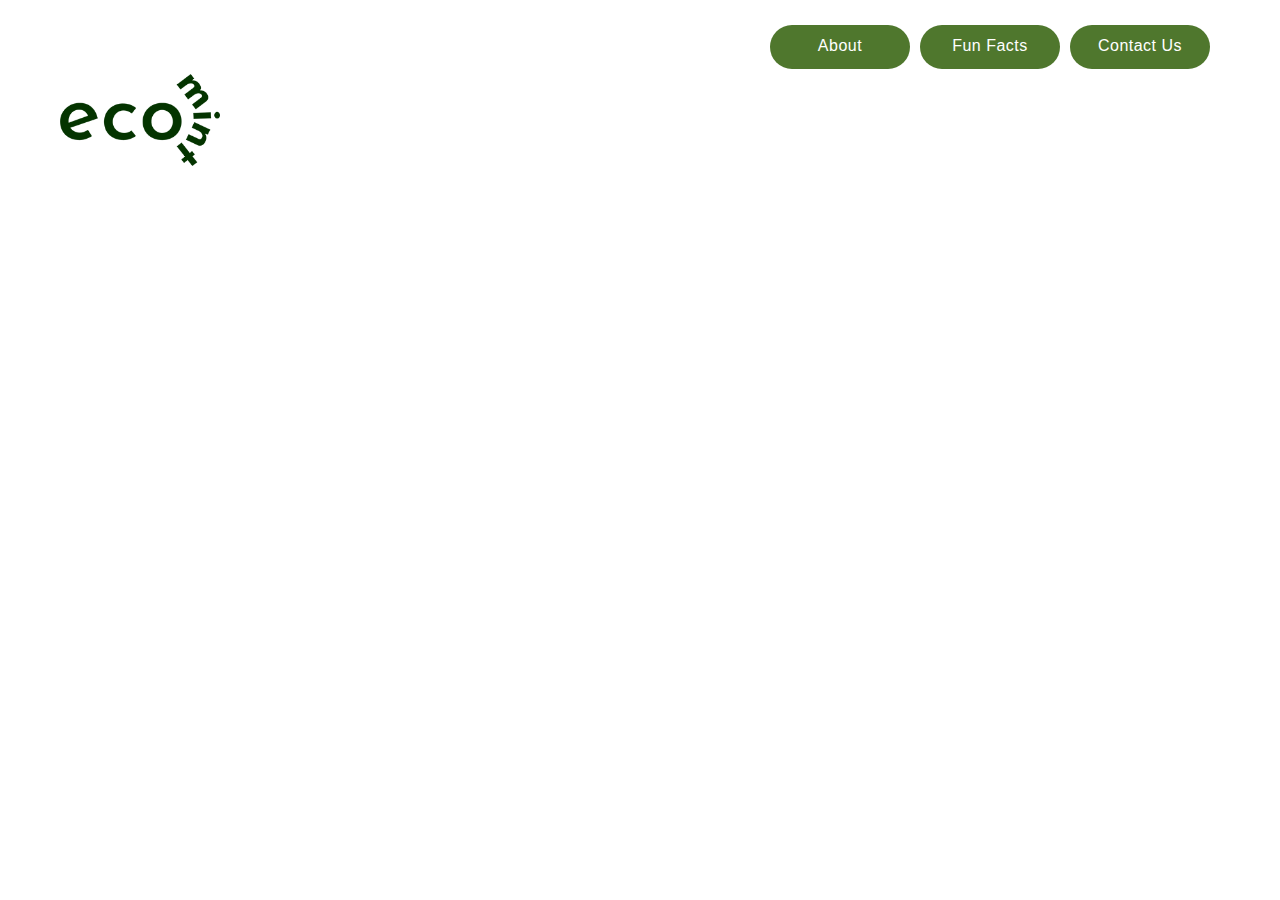
<file: about-page.html>
<!DOCTYPE html>
<html lang="en">
<head>
    <meta charset="UTF-8">
    <meta name="viewport" content="width=device-width, initial-scale=1.0">
    <title>About-Page</title>
    <link rel="stylesheet" href="./assets/css/style.css">
</head>
<body>
    <body>

    <main class="container">
        <nav class="navbar navbar-expand-lg bg-body-tertiary display-flex">
            <div class="container-fluid display-flex">
              <a class="navbar-brand" href="about-page.html">
                <p class="circle">
                    <img src="./assets/images/Ecomint-Logo.png" alt="IMG" class="logo"><img/>
                </p>
                
            </a>
        </div>
    </div>
 
              <div class="collapse navbar-collapse" id="navbarNavAltMarkup">
                <div class="navbar-nav">
                  <a class="nav-link" aria-current="page" href="about-page.html">About</a>
                  <a class="nav-link" href="#">Fun Facts</a>
                  <a class="nav-link" href="#Contact Us">Contact Us</a>
                </div>

          </nav>
        <section>

        </section>
        
    
        <footer></footer>
    </main>
</body>
</html>
</file>
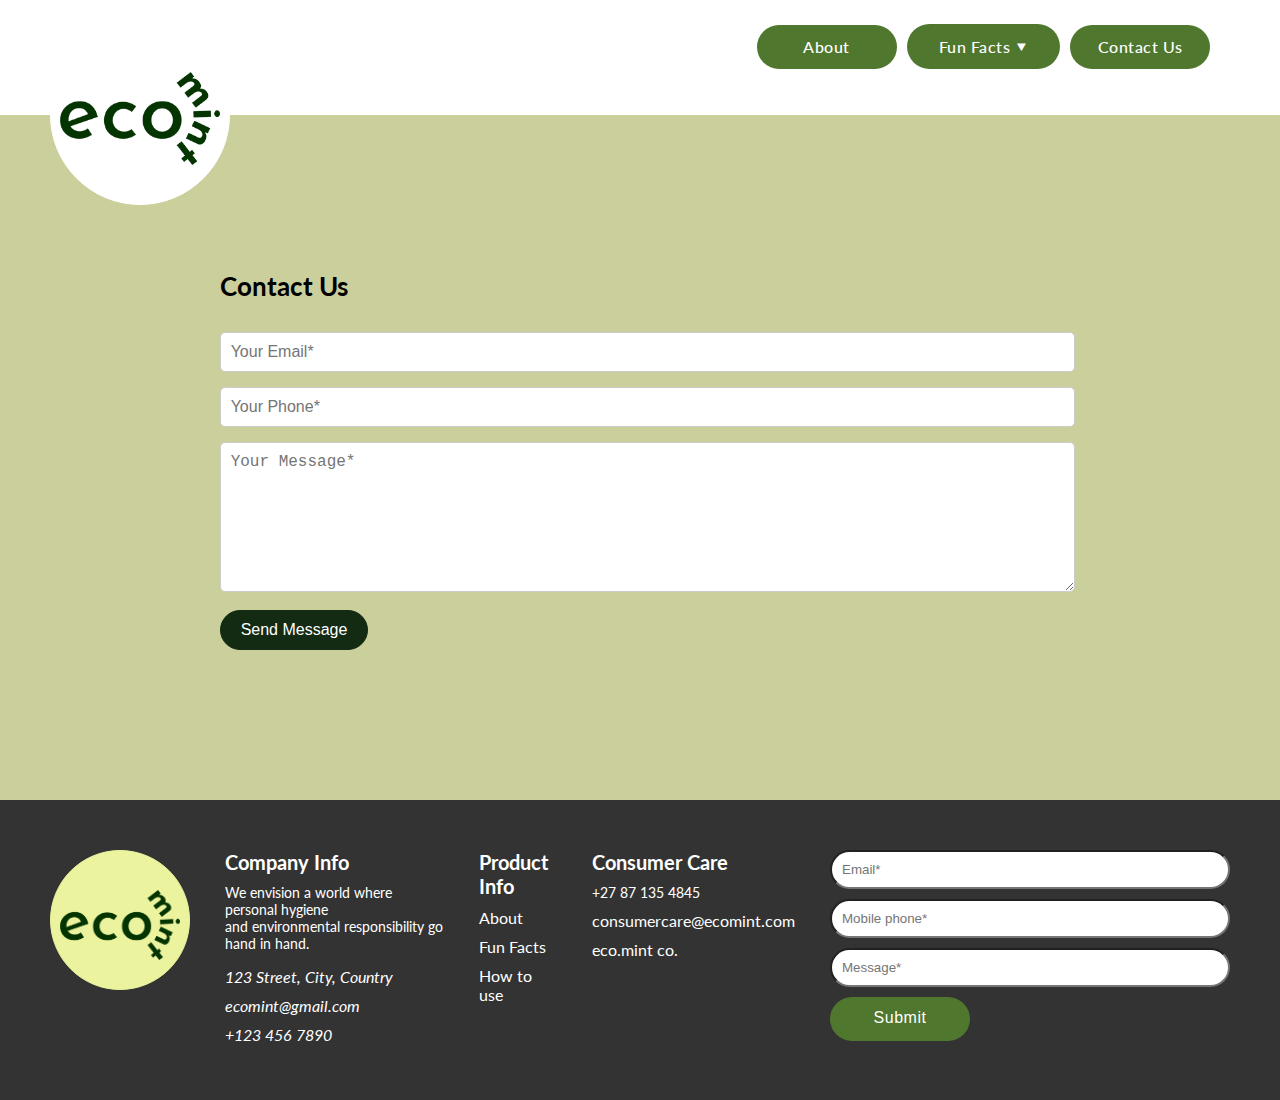
<file: contact-us.html>
<!DOCTYPE html>
<html lang="en">
<head>
    <meta charset="UTF-8">
    <meta name="viewport" content="width=device-width, initial-scale=1.0">
    <title>Contact</title>
    <link rel="stylesheet" href="./assets/css/style.css">
    <link rel="preconnect" href="https://fonts.googleapis.com">
<link rel="preconnect" href="https://fonts.gstatic.com" crossorigin>
<link href="https://fonts.googleapis.com/css2?family=Lato:ital,wght@0,100;0,300;0,400;0,700;0,900;1,100;1,300;1,400;1,700;1,900&display=swap" rel="stylesheet">
<link rel="preconnect" href="https://fonts.googleapis.com">
<link rel="preconnect" href="https://fonts.gstatic.com" crossorigin>
<link href="https://fonts.googleapis.com/css2?family=Josefin+Sans:ital,wght@0,100..700;1,100..700&display=swap" rel="stylesheet">
</head>
<body>
    <main class="container">
        <nav class="navbar navbar-expand-lg bg-body-tertiary display-flex">
            <div class="container-fluid display-flex">
                <p class="circle">
                    <a class="navbar-brand" href="index.html">
                        <img src="./assets/images/Ecomint-Logo.png" alt="IMG" class="logo"><img/>
                    </a> 
                </p>
    
                <input type="checkbox" id="menu-toggle" class="menu-toggle">
                    <label for="menu-toggle" class="menu-icon">
                      <span></span>
                      <span></span>
                      <span></span>
                  </label>
                    <ul class="dropdown-menu" aria-labelledby="navbarDropdown">
                      <li><a class="dropdown-item" href="fun-facts.html">Fun Facts</a></li>
                      <li><a class="dropdown-item" href="how-to-use.html">How to use</a></li>
                      <li><a class="dropdown-item" href="faq.html">FAQ</a></li>
                      <li><a class="dropdown-item" href="contact-us.html">Contact Us</a></li>
                  </ul>
        </div>
    </div>
              <div class="collapse navbar-collapse">
                <div class="navbar-nav">
                  <a class="nav-link transition" aria-current="page" href="index.html">About</a> 
                  <div class="dropdown">
                    <a class="nav-link1 transition dropdown-toggle" href="#" id="navbarDropdown" role="button" data-bs-toggle="dropdown" aria-expanded="false">
                        Fun Facts ⯆
                    </a>
                    <ul class="dropdown-menu" aria-labelledby="navbarDropdown">
                        <li><a class="dropdown-item" href="fun-facts.html">Fun Facts</a></li>
                        <li><a class="dropdown-item" href="how-to-use.html">How to use</a></li>
                        <li><a class="dropdown-item" href="faq.html">FAQ</a></li>
                        <li><a class="dropdown-item" href="contact-us.html">Contact Us</a></li>
                    </ul>
                </div>
                  <a class="nav-link transition" href="contact-us.html">Contact Us</a>
                </div>
          </nav>
          
          <section class="contact-section">
            <div class="container">
                <h1>Contact Us</h1>
                <div class="column">
                    <div class="col-md-6">
                        <form action="#" method="post" class="contact-form">
                            <input type="email" id="email" name="email" placeholder="Your Email*" required>
                            <input type="tel" id="phone" name="phone" placeholder="Your Phone*" required>
                            <textarea name="message" id="message" rows="5" placeholder="Your Message*" required></textarea>
                            <button type="submit">Send Message</button>
                        </form>
                    </div>
                </div>
            </div>
        </section>

        <footer class="footer">
            <div class="row">
                <p class="circle2">
                      <img src="./assets/images/Ecomint-Logo.png" alt="IMG" class="logo2"><img/>
              </p>
                <div class="col-md-3">
                    <h3>Company Info</h3>
                    <p>We envision a world where personal hygiene <br/>and environmental responsibility go hand in hand.</p>
                    <ul class="list-unstyled">
                        <li><i class="fas fa-map-marker-alt">123 Street, City, Country</i></li>
                        <li><i class="fas fa-envelope">ecomint@gmail.com</i></li>
                        <li><i class="fas fa-phone"> +123 456 7890</i></li>
                    </ul>
                </div>
                <div class="col-md-3">
                    <h3>Product Info</h3>
                    <ul class="list-unstyled">
                        <li><a href="index.html">About</a></li>
                        <li><a href="fun-facts.html">Fun Facts</a></li>
                        <li><a href="how-to-use.html">How to use</a></li>
                    </ul>
                </div>
                <div class="col-md-3">
                    <h3>Consumer Care</h3>
                    <ul class="list-unstyled">
                        <li><p>+27 87 135 4845</p></li>
                        <li><a href="#">consumercare@ecomint.com</a></li>
                        <li><a href="#">eco.mint co.</a></li>
                    </ul>
                </div>
                <div class="col-md-3 display-none">
                    <ul class="list-unstyled">
                        <li>
                          <input type="email" id="email" value placeholder="Email*" name="email" required>
                        </li>
                        <li>
                          <input type="mobilephone" id="mobilephone" value placeholder="Mobile phone*" name="mobilephone" required>
                        </li>
                        <li>
                          <input type="message" id="message" value placeholder="Message*" name="message" required>
                        </li>
                        <input type="submit" value="Submit" class="nav-link">
                    </ul>
                </div>
            </div>
    </footer>
    </main>
</body>
</html>
</file>
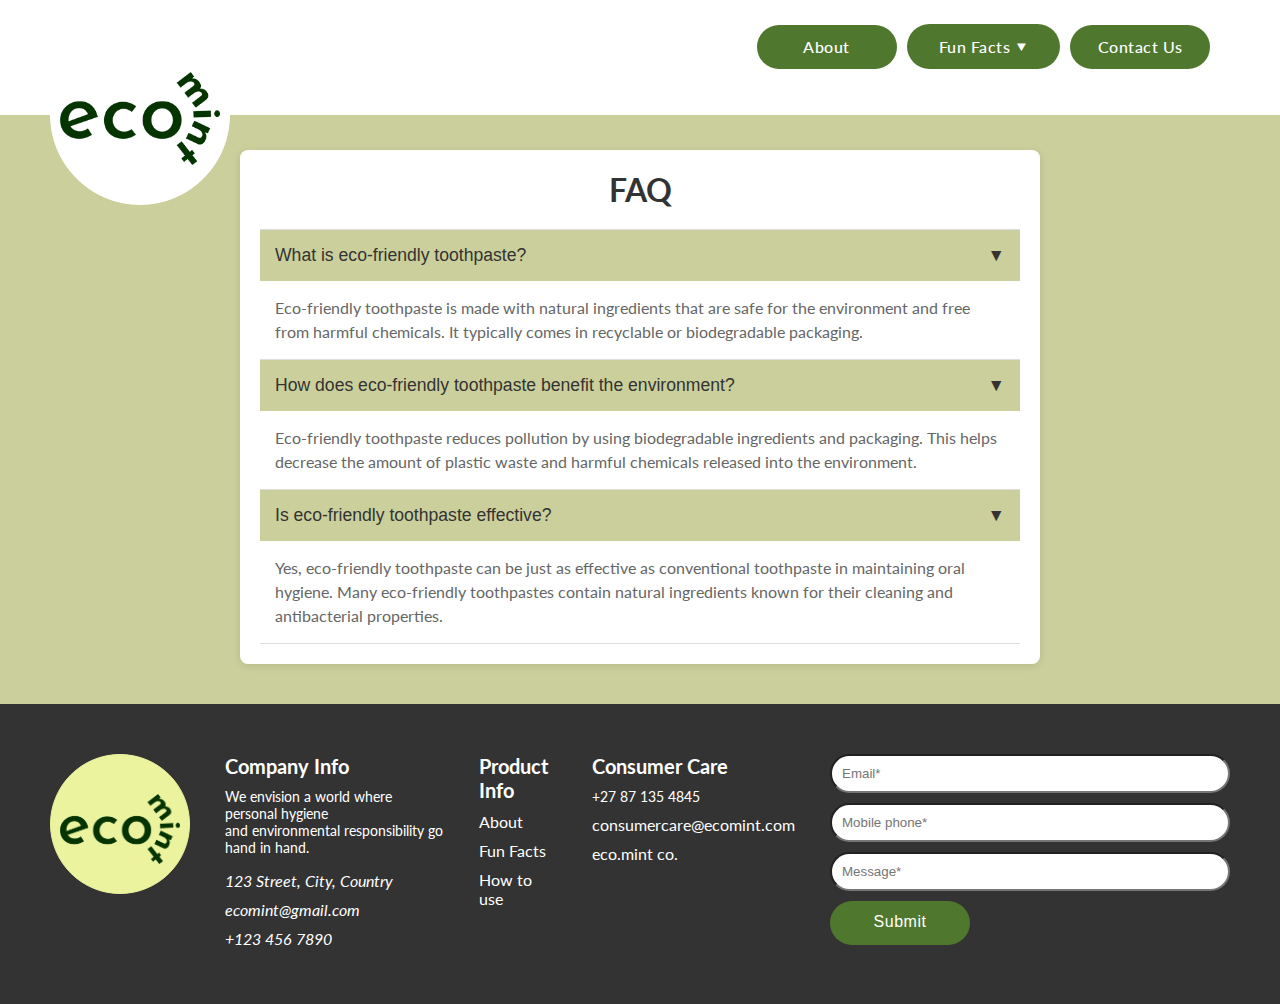
<file: faq.html>
<!DOCTYPE html>
<html lang="en">
<head>
    <meta charset="UTF-8">
    <meta name="viewport" content="width=device-width, initial-scale=1.0">
    <title>FAQ</title>
    <link rel="stylesheet" href="./assets/css/style.css">
    <link rel="preconnect" href="https://fonts.googleapis.com">
<link rel="preconnect" href="https://fonts.gstatic.com" crossorigin>
<link href="https://fonts.googleapis.com/css2?family=Lato:ital,wght@0,100;0,300;0,400;0,700;0,900;1,100;1,300;1,400;1,700;1,900&display=swap" rel="stylesheet">
<link rel="preconnect" href="https://fonts.googleapis.com">
<link rel="preconnect" href="https://fonts.gstatic.com" crossorigin>
<link href="https://fonts.googleapis.com/css2?family=Josefin+Sans:ital,wght@0,100..700;1,100..700&display=swap" rel="stylesheet">
</head>
<body>

    <main class="container">

    <nav class="navbar navbar-expand-lg bg-body-tertiary display-flex">
        <div class="container-fluid display-flex">
            <p class="circle">
                <a class="navbar-brand" href="index.html">
                    <img src="./assets/images/Ecomint-Logo.png" alt="IMG" class="logo"><img/>
                </a> 
            </p>

            <input type="checkbox" id="menu-toggle" class="menu-toggle">
            <label for="menu-toggle" class="menu-icon">
              <span></span>
              <span></span>
              <span></span>
          </label>
            <ul class="dropdown-menu" aria-labelledby="navbarDropdown">
              <li><a class="dropdown-item" href="fun-facts.html">Fun Facts</a></li>
              <li><a class="dropdown-item" href="how-to-use.html">How to use</a></li>
              <li><a class="dropdown-item" href="faq.html">FAQ</a></li>
              <li><a class="dropdown-item" href="contact-us.html">Contact Us</a></li>
          </ul>
    </div>
</div>
          <div class="collapse navbar-collapse">
            <div class="navbar-nav">
              <a class="nav-link transition" aria-current="page" href="index.html">About</a> 
              <div class="dropdown">
                <a class="nav-link1 transition dropdown-toggle" href="#" id="navbarDropdown" role="button" data-bs-toggle="dropdown" aria-expanded="false">
                    Fun Facts ⯆
                </a>
                <ul class="dropdown-menu" aria-labelledby="navbarDropdown">
                    <li><a class="dropdown-item" href="fun-facts.html">Fun Facts</a></li>
                    <li><a class="dropdown-item" href="how-to-use.html">How to use</a></li>
                    <li><a class="dropdown-item" href="faq.html">FAQ</a></li>
                </ul>
            </div>
              <a class="nav-link transition" href="contact-us.html">Contact Us</a>
            </div>
      </nav>

    <div class="faq-accordion">

        <div class="faq-container">
            <h1>FAQ</h1>
            <div class="accordion">
                <div class="accordion-item">
                    <button class="accordion-header" aria-expanded="false">
                        <span>What is eco-friendly toothpaste?</span>
                        <span class="icon" aria-hidden="true">&#x25bc;</span>
                    </button>
                    <div class="accordion-content">
                        <p>Eco-friendly toothpaste is made with natural ingredients that are safe for the environment and free from harmful chemicals. It typically comes in recyclable or biodegradable packaging.</p>
                    </div>
                </div>
                <div class="accordion-item">
                    <button class="accordion-header" aria-expanded="false">
                        <span>How does eco-friendly toothpaste benefit the environment?</span>
                        <span class="icon" aria-hidden="true">&#x25bc;</span>
                    </button>
                    <div class="accordion-content">
                        <p>Eco-friendly toothpaste reduces pollution by using biodegradable ingredients and packaging. This helps decrease the amount of plastic waste and harmful chemicals released into the environment.</p>
                    </div>
                </div>
                <div class="accordion-item">
                    <button class="accordion-header" aria-expanded="false">
                        <span>Is eco-friendly toothpaste effective?</span>
                        <span class="icon" aria-hidden="true">&#x25bc;</span>
                    </button>
                    <div class="accordion-content">
                        <p>Yes, eco-friendly toothpaste can be just as effective as conventional toothpaste in maintaining oral hygiene. Many eco-friendly toothpastes contain natural ingredients known for their cleaning and antibacterial properties.</p>
                    </div>
                </div>
            </div>
        </div>

    </div>
   
    <footer class="footer">
        <div class="row">
            <p class="circle2">
                  <img src="./assets/images/Ecomint-Logo.png" alt="IMG" class="logo2"><img/>
          </p>
            <div class="col-md-3">
                <h3>Company Info</h3>
                <p>We envision a world where personal hygiene <br/>and environmental responsibility go hand in hand.</p>
                <ul class="list-unstyled">
                    <li><i class="fas fa-map-marker-alt">123 Street, City, Country</i></li>
                    <li><i class="fas fa-envelope">ecomint@gmail.com</i></li>
                    <li><i class="fas fa-phone"> +123 456 7890</i></li>
                </ul>
            </div>
            <div class="col-md-3">
                <h3>Product Info</h3>
                <ul class="list-unstyled">
                    <li><a href="index.html">About</a></li>
                    <li><a href="fun-facts.html">Fun Facts</a></li>
                    <li><a href="how-to-use.html">How to use</a></li>
                </ul>
            </div>
            <div class="col-md-3">
                <h3>Consumer Care</h3>
                <ul class="list-unstyled">
                    <li><p>+27 87 135 4845</p></li>
                    <li><a href="#">consumercare@ecomint.com</a></li>
                    <li><a href="#">eco.mint co.</a></li>
                </ul>
            </div>
            <div class="col-md-3 display-none">
                <ul class="list-unstyled">
                    <li>
                      <input type="email" id="email" value placeholder="Email*" name="email" required>
                    </li>
                    <li>
                      <input type="mobilephone" id="mobilephone" value placeholder="Mobile phone*" name="mobilephone" required>
                    </li>
                    <li>
                      <input type="message" id="message" value placeholder="Message*" name="message" required>
                    </li>
                    <input type="submit" value="Submit" class="nav-link">
                </ul>
            </div>
        </div>

    </footer>
</main>

</body>
</html>
</file>
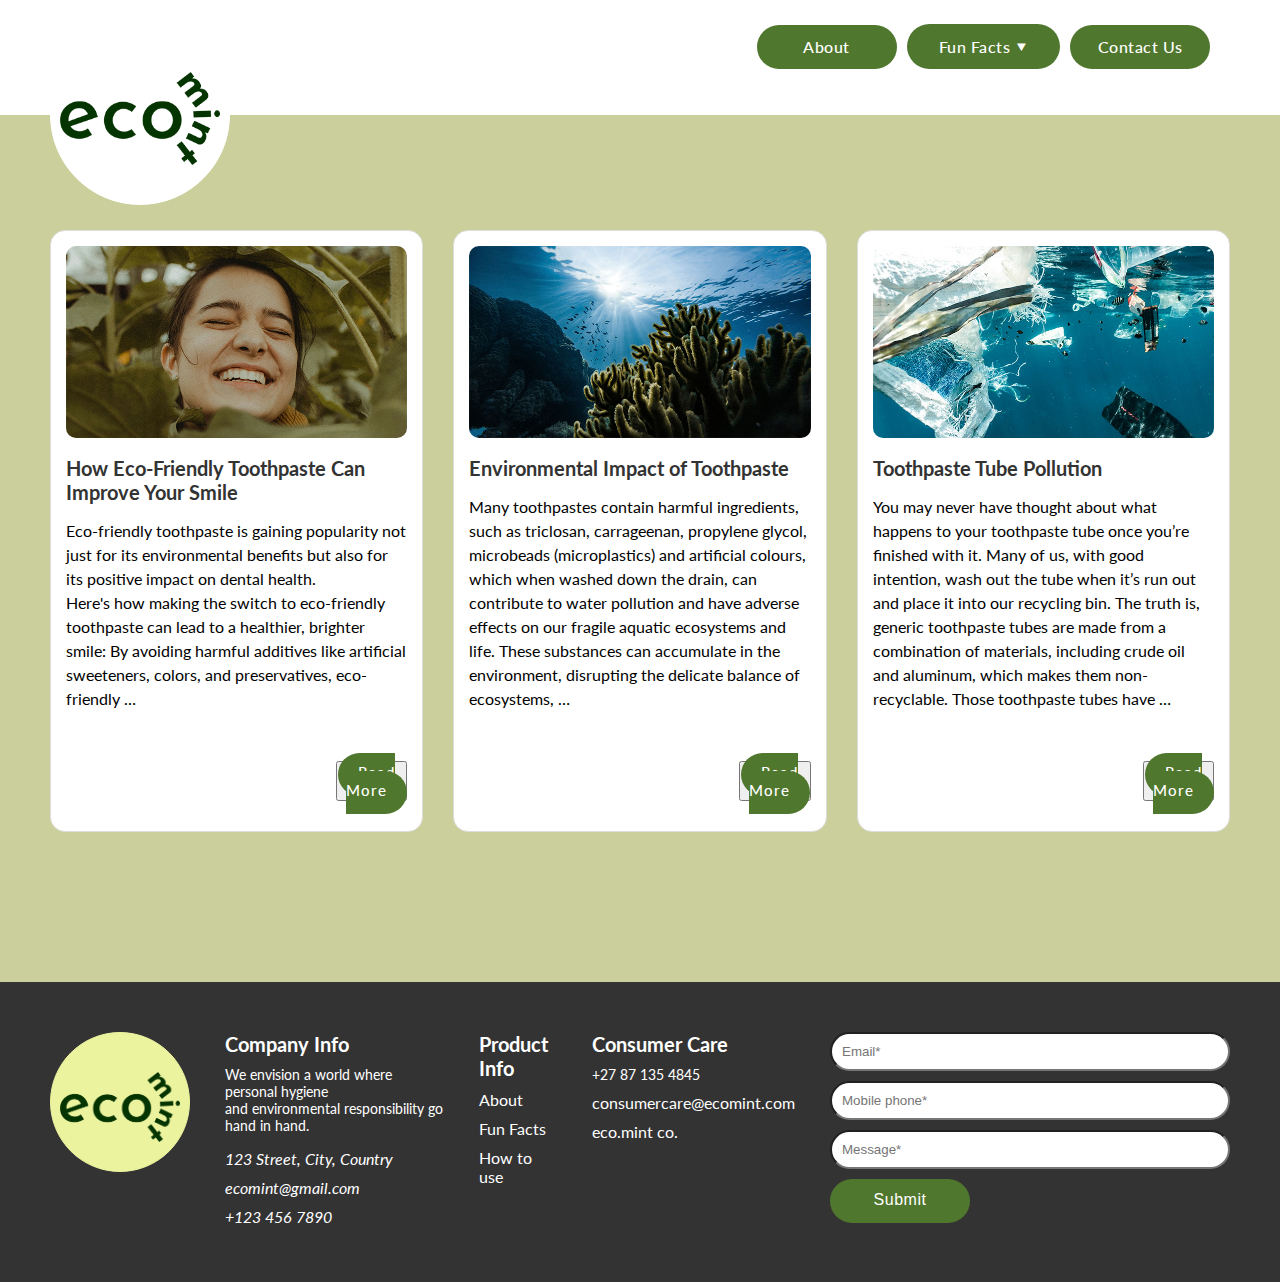
<file: fun-facts.html>
<!DOCTYPE html>
<html lang="en">
<head>
    <meta charset="UTF-8">
    <meta name="viewport" content="width=device-width, initial-scale=1.0">
    <title>Fun Facts</title>
    <link rel="stylesheet" href="./assets/css/style.css">
    <link rel="preconnect" href="https://fonts.googleapis.com">
<link rel="preconnect" href="https://fonts.gstatic.com" crossorigin>
<link href="https://fonts.googleapis.com/css2?family=Lato:ital,wght@0,100;0,300;0,400;0,700;0,900;1,100;1,300;1,400;1,700;1,900&display=swap" rel="stylesheet">
<link rel="preconnect" href="https://fonts.googleapis.com">
<link rel="preconnect" href="https://fonts.gstatic.com" crossorigin>
<link href="https://fonts.googleapis.com/css2?family=Josefin+Sans:ital,wght@0,100..700;1,100..700&display=swap" rel="stylesheet">
</head>
<body>

    <main class="container">
      <nav class="navbar navbar-expand-lg bg-body-tertiary display-flex">
        <div class="container-fluid display-flex">
            <p class="circle">
                <a class="navbar-brand" href="index.html">
                    <img src="./assets/images/Ecomint-Logo.png" alt="IMG" class="logo"><img/>
                </a> 
            </p>

            <input type="checkbox" id="menu-toggle" class="menu-toggle">
                <label for="menu-toggle" class="menu-icon">
                  <span></span>
                  <span></span>
                  <span></span>
              </label>
                <ul class="dropdown-menu" aria-labelledby="navbarDropdown">
                  <li><a class="dropdown-item" href="fun-facts.html">Fun Facts</a></li>
                  <li><a class="dropdown-item" href="how-to-use.html">How to use</a></li>
                  <li><a class="dropdown-item" href="faq.html">FAQ</a></li>
                  <li><a class="dropdown-item" href="contact-us.html">Contact Us</a></li>
              </ul>
    </div>
</div>
          <div class="collapse navbar-collapse">
            <div class="navbar-nav">
              <a class="nav-link transition" aria-current="page" href="index.html">About</a> 
              <div class="dropdown">
                <a class="nav-link1 transition dropdown-toggle" href="#" id="navbarDropdown" role="button" data-bs-toggle="dropdown" aria-expanded="false">
                    Fun Facts ⯆
                </a>
                <ul class="dropdown-menu" aria-labelledby="navbarDropdown">
                    <li><a class="dropdown-item" href="fun-facts.html">Fun Facts</a></li>
                    <li><a class="dropdown-item" href="how-to-use.html">How to use</a></li>
                    <li><a class="dropdown-item" href="faq.html">FAQ</a></li>
                </ul>
            </div>
              <a class="nav-link transition" href="contact-us.html">Contact Us</a>
            </div>
      </nav>

      <section class="card-section">
        <div class="card">
            <img src="./assets/images/smile.png" class="image-card" alt="IMG"/>
            <h3>How Eco-Friendly Toothpaste Can Improve Your Smile</h3>
            <p>Eco-friendly toothpaste is gaining popularity not just for its environmental benefits but also for its positive impact on dental health. <br/>Here's how making the switch to eco-friendly toothpaste can lead to a healthier, brighter smile: By avoiding harmful additives like artificial sweeteners, colors, and preservatives, eco-friendly …</p>
            <div class="button">
                <button type="button" class="btn-secondary"><a href="how-to-use.html">Read More</a></button>
              </div>
        </div>
        <div class="card">
            <img src="./assets/images/marek-okon-tWWCqIMiUmg-unsplash.jpg" class="image-card" alt="IMG"/>
            <h3>Environmental Impact of Toothpaste</h3>
            <p>Many toothpastes contain harmful ingredients, such as triclosan, carrageenan, propylene glycol, microbeads (microplastics) and artificial colours, which when washed down the drain, can contribute to water pollution and have adverse effects on our fragile aquatic ecosystems and life. These substances can accumulate in the environment, disrupting the delicate balance of ecosystems, …</p>
            <div class="button">
                <button type="button" class="btn-secondary"><a href="how-to-use.html">Read More</a></button>
              </div>
        </div>
        <div class="card">
            <img src="./assets/images/naja-bertolt-jensen-FxnqdmKBJps-unsplash.jpg" class="image-card" alt="IMG"/>
            <h3>Toothpaste Tube Pollution</h3>
            <p>You may never have thought about what happens to your toothpaste tube once you’re finished with it. Many of us, with good intention, wash out the tube when it’s run out and place it into our recycling bin. The truth is, generic toothpaste tubes are made from a combination of materials, including crude oil and aluminum, which makes them non-recyclable. Those toothpaste tubes have …</p>
            <div class="button">
                <button type="button" class="btn-secondary"><a href="how-to-use.html">Read More</a></button>
              </div>
        </div>
    </section>
    
    <footer class="footer">
        <div class="row">
            <p class="circle2">
                  <img src="./assets/images/Ecomint-Logo.png" alt="IMG" class="logo2"><img/>
          </p>
            <div class="col-md-3">
                <h3>Company Info</h3>
                <p>We envision a world where personal hygiene <br/>and environmental responsibility go hand in hand.</p>
                <ul class="list-unstyled">
                    <li><i class="fas fa-map-marker-alt">123 Street, City, Country</i></li>
                    <li><i class="fas fa-envelope">ecomint@gmail.com</i></li>
                    <li><i class="fas fa-phone"> +123 456 7890</i></li>
                </ul>
            </div>
            <div class="col-md-3">
                <h3>Product Info</h3>
                <ul class="list-unstyled">
                    <li><a href="index.html">About</a></li>
                    <li><a href="fun-facts.html">Fun Facts</a></li>
                    <li><a href="how-to-use.html">How to use</a></li>
                </ul>
            </div>
            <div class="col-md-3">
                <h3>Consumer Care</h3>
                <ul class="list-unstyled">
                    <li><p>+27 87 135 4845</p></li>
                    <li><a href="#">consumercare@ecomint.com</a></li>
                    <li><a href="#">eco.mint co.</a></li>
                </ul>
            </div>
            <div class="col-md-3 display-none">
                <ul class="list-unstyled">
                    <li>
                      <input type="email" id="email" value placeholder="Email*" name="email" required>
                    </li>
                    <li>
                      <input type="mobilephone" id="mobilephone" value placeholder="Mobile phone*" name="mobilephone" required>
                    </li>
                    <li>
                      <input type="message" id="message" value placeholder="Message*" name="message" required>
                    </li>
                    <input type="submit" value="Submit" class="nav-link">
                </ul>
            </div>
        </div>
</footer>

    </main>

</body>
</html>
</file>
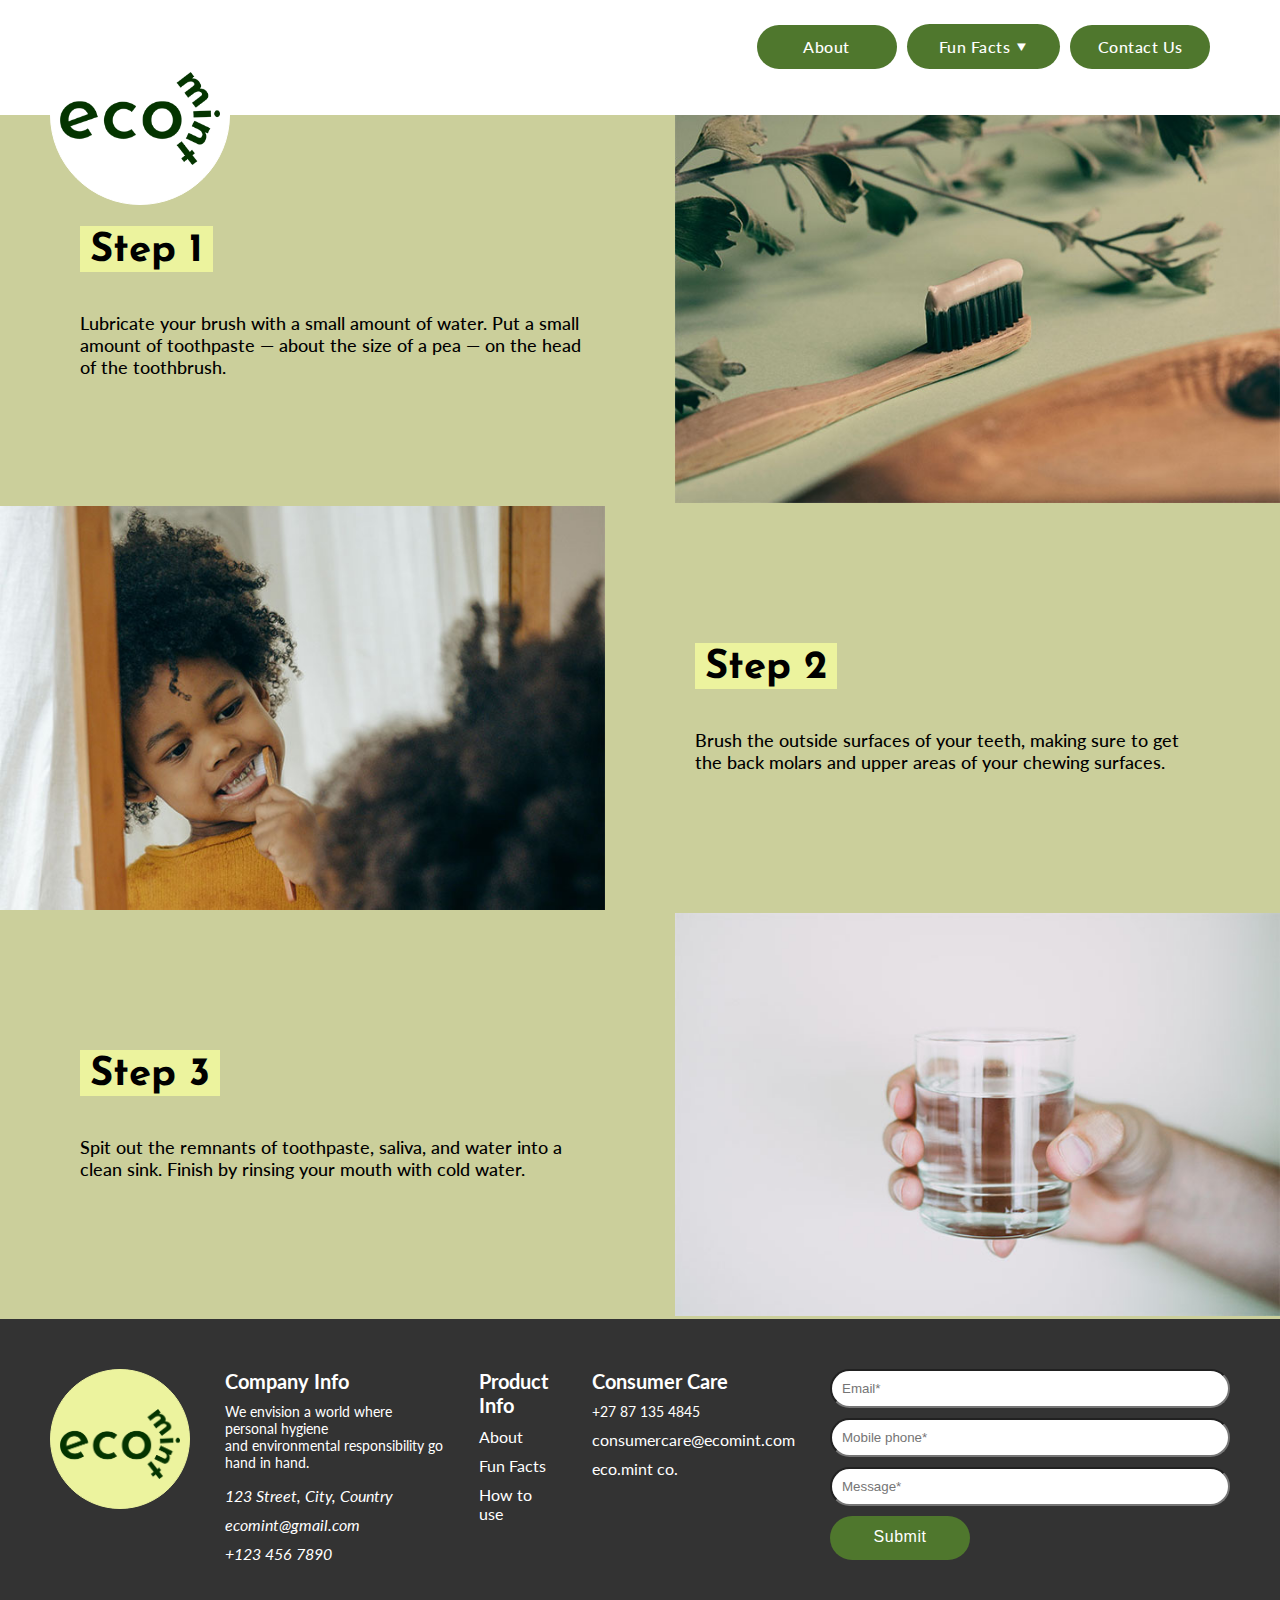
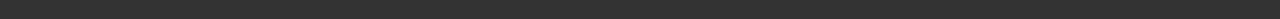
<file: how-to-use.html>
<!DOCTYPE html>
<html lang="en">
<head>
    <meta charset="UTF-8">
    <meta name="viewport" content="width=device-width, initial-scale=1.0">
    <title>How to use</title>
    <link rel="stylesheet" href="./assets/css/style.css">
    <link rel="preconnect" href="https://fonts.googleapis.com">
<link rel="preconnect" href="https://fonts.gstatic.com" crossorigin>
<link href="https://fonts.googleapis.com/css2?family=Lato:ital,wght@0,100;0,300;0,400;0,700;0,900;1,100;1,300;1,400;1,700;1,900&display=swap" rel="stylesheet">
<link rel="preconnect" href="https://fonts.googleapis.com">
<link rel="preconnect" href="https://fonts.gstatic.com" crossorigin>
<link href="https://fonts.googleapis.com/css2?family=Josefin+Sans:ital,wght@0,100..700;1,100..700&display=swap" rel="stylesheet">
</head>
<body>

    <main class="container">

        <nav class="navbar navbar-expand-lg bg-body-tertiary display-flex">
          <div class="container-fluid display-flex">
              <p class="circle">
                  <a class="navbar-brand" href="index.html">
                      <img src="./assets/images/Ecomint-Logo.png" alt="IMG" class="logo"><img/>
                  </a> 
              </p>

              <input type="checkbox" id="menu-toggle" class="menu-toggle">
                <label for="menu-toggle" class="menu-icon">
                  <span></span>
                  <span></span>
                  <span></span>
              </label>
                <ul class="dropdown-menu" aria-labelledby="navbarDropdown">
                  <li><a class="dropdown-item" href="fun-facts.html">Fun Facts</a></li>
                  <li><a class="dropdown-item" href="how-to-use.html">How to use</a></li>
                  <li><a class="dropdown-item" href="faq.html">FAQ</a></li>
                  <li><a class="dropdown-item" href="contact-us.html">Contact Us</a></li>
              </ul>
      </div>
  </div>
            <div class="collapse navbar-collapse">
              <div class="navbar-nav">
                <a class="nav-link transition" aria-current="page" href="index.html">About</a> 
                <div class="dropdown">
                  <a class="nav-link1 transition dropdown-toggle" href="#" id="navbarDropdown" role="button" data-bs-toggle="dropdown" aria-expanded="false">
                      Fun Facts ⯆
                  </a>
                  <ul class="dropdown-menu" aria-labelledby="navbarDropdown">
                      <li><a class="dropdown-item" href="fun-facts.html">Fun Facts</a></li>
                      <li><a class="dropdown-item" href="how-to-use.html">How to use</a></li>
                      <li><a class="dropdown-item" href="faq.html">FAQ</a></li>
                  </ul>
              </div>
                <a class="nav-link transition" href="contact-us.html">Contact Us</a>
              </div>
        </nav>
        
<div class="container1"> 
    <section class="howtouse">
        <div class="wrapper">
          <div class="item1">
              <img src="./assets/images/pexels-laarkstudio-8842623.jpg" alt="IMG" width="850" height="500" loading="lazy">
          </div>
            <div class="item2">
              <h2 class="catch-phrase"><span class="padding mindaro"><span class="font2">Step 1</span></span></h2>
              <p class="lead">Lubricate your brush with a small amount of water. Put a small amount of toothpaste — about the size of a pea — on the head of the toothbrush.</p>
          </div>
        </div>
      </section>
    </div>
    
    <section class="howtouse">
        <div class="wrapper2">
          <div class="item1">
              <img src="./assets/images/pexels-ketut-subiyanto-4546136.jpg" alt="IMG" width="850" height="500" loading="lazy">
          </div>
            <div class="item2">
              <h2 class="catch-phrase"><span class="padding mindaro"><span class="font2">Step 2</span></span></h2>
              <p class="lead">Brush the outside surfaces of your teeth, making sure to get the back molars and upper areas of your chewing surfaces.</p>
          </div>
        </div>
      </section>
    </div>

    <section class="howtouse">
        <div class="wrapper">
          <div class="item1">
              <img src="./assets/images/pexels-fotios-photos-1346155.jpg" alt="IMG" width="850" height="500" loading="lazy">
          </div>
            <div class="item2">
              <h2 class="catch-phrase"><span class="padding mindaro"><span class="font2">Step 3</span></span></h2>
              <p class="lead">Spit out the remnants of toothpaste, saliva, and water into a clean sink. Finish by rinsing your mouth with cold water.</p>
          </div>
        </div>
      </section>
    </div>
      
      <footer class="footer">
          <div class="row">
              <p class="circle2">
                    <img src="./assets/images/Ecomint-Logo.png" alt="IMG" class="logo2"><img/>
            </p>
              <div class="col-md-3">
                  <h3>Company Info</h3>
                  <p>We envision a world where personal hygiene <br/>and environmental responsibility go hand in hand.</p>
                  <ul class="list-unstyled">
                      <li><i class="fas fa-map-marker-alt">123 Street, City, Country</i></li>
                      <li><i class="fas fa-envelope">ecomint@gmail.com</i></li>
                      <li><i class="fas fa-phone"> +123 456 7890</i></li>
                  </ul>
              </div>
              <div class="col-md-3">
                  <h3>Product Info</h3>
                  <ul class="list-unstyled">
                      <li><a href="index.html">About</a></li>
                      <li><a href="fun-facts.html">Fun Facts</a></li>
                      <li><a href="how-to-use.html">How to use</a></li>
                  </ul>
              </div>
              <div class="col-md-3">
                  <h3>Consumer Care</h3>
                  <ul class="list-unstyled">
                      <li><p>+27 87 135 4845</p></li>
                      <li><a href="#">consumercare@ecomint.com</a></li>
                      <li><a href="#">eco.mint co.</a></li>
                  </ul>
              </div>
              <div class="col-md-3 display-none">
                  <ul class="list-unstyled">
                      <li>
                        <input type="email" id="email" value placeholder="Email*" name="email" required>
                      </li>
                      <li>
                        <input type="mobilephone" id="mobilephone" value placeholder="Mobile phone*" name="mobilephone" required>
                      </li>
                      <li>
                        <input type="message" id="message" value placeholder="Message*" name="message" required>
                      </li>
                      <input type="submit" value="Submit" class="nav-link">
                  </ul>
              </div>
          </div>
  </footer>

      </main>

    </body>
</html>
</file>
<file: assets/css/style.css>
/* General*/

body{
    background-color: #fff;
    color: #000;
    font-family: Lato, sans-serif;
    height: 100vh;
    margin: 0;
    padding: 0px;
    overflow-x: hidden;
    overflow-y: scroll;
}

*{
    margin: 0;
    padding: 0;
    box-sizing: border-box;
}

.container{
    margin: 0;
    height: 100vh;
}

.container-fluid{
    flex: 1;
   }

.section{
    height: 100vh;
    display: flex;
}

/* Helpers */

.display-flex{
    display: flex;
}

.padding{
    padding: 5px 10px;
}

.mindaro{
    background-color: #ECF39E;
}

.moss{
    background-color: #90A955;
}

.fern{
    background-color: #4F772D;
}

/* Navbar */

.nav{
    height: 0px;
    top: 0;
    align-items: center;
}

.navbar{
    position: fixed;
    background-color: #fff;
    top: 0;
    left: 0;
    width: 100%;
    padding: 25px 50px;
    top: 0;
    z-index: 99999!important;
}

.navbar-nav{
    flex: 1.5;
    display: flex;
    gap: 10px;
    margin: 0 20px 0 0;
}

.nav-link{
    height: 30px !important;
    width: 140px !important;
    text-align: center;
    font-size: 16px;
    font-weight: 500;
    letter-spacing: 0.5px;
    text-decoration: none;
    color: #fff;
    padding: 10px 10px 30px 10px;
    border: transparent solid 2px;
    border-radius: 50px;
    background-color: #4F772D;
}

.nav-link:active{
    margin: 0;
    padding: 10px 10px 30px 10px;
    font-weight: 700;
    background-color: #90A955;
    color: #132A13;
}

.nav-link1{
    height: 30px !important;
    width: 140px !important;
    text-align: center;
    font-size: 16px;
    font-weight: 500;
    letter-spacing: 0.5px;
    text-decoration: none;
    color: #fff;
    padding: 11px 30px 11px 30px;
    border: transparent solid 2px;
    border-radius: 50px;
    background-color: #4F772D;
}

.nav-link.dropdown-toggle::after {
    margin-left: 0.5em;
    font-size: 0.75em;
    color: inherit;
    transition: transform 0.3s ease;
}

.dropdown {
    position: relative;
    margin-top: 12px;
}

.dropdown-menu {
    display: none;
    position: absolute;
    z-index: 1000;
    top: 100%;
    left: 0;
    min-width: 150px;
    padding: 8px 0;
    margin: 2px 0;
    font-size: 14px;
    font-family: Lato, sans-serif;
    font-weight: 700;
    text-align: left;
    list-style: none;
    background-color: transparent;
    border-radius: 20px;
}

.dropdown-menu li {
    padding: 10px 12px;
    margin-top: 10px;
    border-radius: 20px;
    font-size: 14px;
    font-family: Lato, sans-serif;
    font-weight: 700;
    background-color: #fff;
}

.dropdown-menu li:hover {
    padding: 10px 12px;
    border-radius: 20px;
    font-size: 14px;
    font-family: Lato, sans-serif;
    font-weight: 700;
    background-color: #ECF39E;
}

.dropdown-menu a {
    display: block;
    text-decoration: none;
    color: #000;
}

.dropdown:hover .dropdown-menu {
    display: block;
}

.menu-toggle {
    display: none;
}

.menu-icon {
    display: none;
    flex-direction: column;
    cursor: pointer;
}

.menu-icon span {
    background-color: #4F772D;
    border-radius: 2px;
    display: block;
    height: 5px;
    margin: 8px;
    width: 35px;
}

.logo{
    width: 160px;
    margin-top: 10px;
    z-index: 99;
}

.circle-icon,
.circle{
    border: 1px solid #fff;
    background-color: #fff;
    border-radius: 100%;
    height: 180px;
    width: 180px;
    margin-bottom: -115px;
    display: flex;
    justify-content: center;
    align-items: center;
    z-index: 99;
}

/* Index Sections */

/* Gif Section */

.gif-section{
  display: flex;
  height: auto;
  width: 100%;
  padding: 210px 20px 30px 10px;
  gap: 20px;
  background-color: #cbcf9b;
}

.gif-section2{
    display: flex;
    height: 485px;
    width: 100%;
    padding: 0 30px 0 10px;
    gap: 20px;
    background-color: #cbcf9b;
  }

.gif-section .wrapper{
  justify-items: start;
  flex-direction: row;
}

.item1_gif {
    flex: 1;
}

.item2_gif {
    flex: 1;
    margin: 70px auto;
    text-align: center;
}

h1.catch-phrase{
    font: Lato, sans-serif;
    font-size: 50px;
   }
   
   .rotate1{
       transform: rotate(2deg);
   }
   
   .rotate2{
       transform: rotate(-2deg);
   }
   
   .marginbottom1{
       margin-bottom: 10px;
   }
   
   .marginbottom2{
       margin-bottom: 10px;
       margin-left: 30px;
   }
   
   span.font{
       font-family: Josefin Sans, sans-serif;
       font-size: 60px;
   }

   span.font2{
    font-family: Josefin Sans, sans-serif;
    font-size: 40px;
    padding-right: 0;
}

.gif{
    width: 750px;
    height: auto;
    padding: 8px;
    margin: 0 0 0 40px;
    border: 5px solid #fff;
    border-radius: 40px;
}

.gif1{
    width: 100%;
    height: auto;
    padding: 8px;
    margin: 0;
    border: 5px solid #132A13;
    border-radius: 40px;
}

/* Product Presentation Section */

.product-presentation{
    padding-top: 0px;
    width: 100%;
    height: 670px;
    background-color: #cbcf9b;
}

.product-presentation .wrapper{
    display: flex;
    flex-direction: row-reverse;
    gap: 8px;
  }

.item1 {
    flex: 1.5;
    margin: auto;
    padding: 30px 0;
}

.item2 {
    flex: 1;
    margin: auto 80px;
    justify-content: center;
    align-items: center;
}

.product{
    width: 100%;
    height: auto;
}

h2.catch-phrase{
  font-size: 30px;
  text-align: left;
  padding: 0;
  margin-bottom: 40px;
  line-height: 140%;
}

span.font2{
    font-family: Josefin Sans, sans-serif;
    font-size: 40px;
}
   
   .lead{
       font-family: Lato, sans-serif;
       font-weight: 500;
       font-size: 18px;
       margin: 0px 0 0 0;
       padding: 0 0;
       text-align: left;
   }

   .lead2{
    font-family: Lato, sans-serif;
    font-weight: 600;
    font-size: 18px;
    margin: 30px 0 0 0;
    padding: 0;
    text-align: center;
}
   
   .button{
       margin: 50px 0 0 0;
       text-align: left;
   }
   
   .btn-primary a{
       padding: 17px 30px;
       margin: 0 -10px;
       border: transparent;
       border-radius: 50px;
       background-color: #132A13;
       color: #fff;
       font-family: Lato, sans-serif;
       font-weight: 500;
       letter-spacing: 1px;
       font-size: 17px;
       text-decoration: none;
   }
   
   .btn-primary a:active{
       padding: 17px 30px;
       margin: 0 -10px;
       border: transparent solid;
       border-radius: 50px;
       background-color: #90A955;
       color: #132A13;
       font-family: Lato, sans-serif;
       font-weight: 600;
       letter-spacing: 1px;
       font-size: 17px;
       text-decoration: underline solid #132A13;
   }

   
   .btn-secondary{
    display: inline-block;
    margin-left: 270px !important;
    vertical-align: baseline;
   }

   .btn-secondary a{
height: 43px;
text-align: center;
    padding: 10px 20px 15px 20px;
    margin: -10px -10px;
    border: transparent;
    border-radius: 50px;
    background-color: #4F772D;
    color: #fff;
    font-family: Lato, sans-serif;
    font-weight: 500;
    letter-spacing: 1px;
    font-size: 15px;
    text-decoration: none;
}

.btn-secondary a:active{
    padding: 10px 20px;
    margin: 0 -10px;
    border: transparent solid;
    border-radius: 50px;
    background-color: #90A955;
    color: #132A13;
    font-family: Lato, sans-serif;
    font-weight: 600;
    letter-spacing: 1px;
    font-size: 15px;
    text-decoration: underline solid #132A13;
}


/* Carousel Section */

.carousel{
    padding: 0 40px;
    width: 100%;
    height: 400px;
    background-color: #cbcf9b;
    display: flex;
    gap: 20px;
}

.carousel-item{
    display: flex;
    flex: 0.5;
    align-items: center;
    justify-content: space-evenly;
    flex-direction: column;
    align-self: flex-start;
}

.carousel img{
    width: 80px;
    height: 80px;
}

.carousel h2{
    margin-top: 140px;
    font-family: Josefin Sans, sans-serif;
    font-size: 22px;
    text-align: center;
}

.carousel p{
    margin-top: 15px;
    font-family: Lato, sans-serif;
    font-size: 16px;
    text-align: center;
}

/* Divider Setion */

.divider{
    padding: 0;
    width: 100%;
    height: 350px;
    background-color: #132A13;
    display: flex;
    justify-content: center;
    flex-direction: column;
    gap: 20px;
}

.divider h1.catchphrase{
    text-align: center;
    margin-top: auto;
    margin-bottom: -40px;
    color: #90A955;
    font-size: 22px;
}

hr{
    border-collapse: collapse;
    border: 2px solid #4F772D;
    margin: auto 20%;
}

/* Product Section */

.product-section{
    padding: 0px;
    width: 100%;
    height: auto;
    background-color: #cbcf9b;
}

.product-section .wrapper{
    display: flex;
    flex-direction: row;
    gap: 10px;
  }

.product-section .item1 {
    flex: 1.2;
    padding: 0;
}

.product-section .item1 img{
    width: 100%;
    height: auto;    
}

.product-section .item2 {
    flex: 1;
    margin: auto;
    justify-content: center;
    align-items: center;
    padding: 0 0 0 160px;
}

/* Product Section 2 */

.product-section2{
    box-sizing: border-box;
    margin: 0 0 -4px 0;
    padding: 0;
    width: 100%;
    height: auto;
    background-color: #cbcf9b;
}

.product-section2 .wrapper{
    display: flex;
    flex-direction: row-reverse;
    gap: 10px;
  }

.product-section2 .item1 {
    flex: 1.26;
    padding: 0;
}

.product-section2 .item1 img{
    width: 100%;
    height: auto;
    padding: 0;
}

.product-section2 .item2 {
    flex: 1;
    margin: auto;
    justify-content: space-evenly;
    align-items: center;
    padding: 0 60px;
}

/* Footer */

.footer {
    background-color: #333;
    color: #fff;
    padding: 50px 50px;
    height: 300px;
}

.footer h3 {
    color: #fff;
    font-size: 17px;
    font-weight: bold;
    margin-bottom: 10px;

}

.footer p {
    font-size: 14px;
}

.footer ul {
    list-style: none;
    padding: 0;
}

.footer ul li {
    margin-bottom: 10px;
}

.footer ul li a {
    color: #fff;
    text-decoration: none;
}

.footer ul li a:hover {
    text-decoration: underline;
}

.footer h3 {
    color: #fff;
    font-size: 20px;
    font-weight: bold;
}

.footer p {
    font-size: 14px;
}

.footer ul {
    list-style: none;
    padding: 0;
}

.footer ul li {
    margin-bottom: 10px;
}

.footer ul li a {
    color: #fff;
    text-decoration: none;
}

.footer ul li a:hover {
    text-decoration: underline;
}

.footer ul li input{
    width: 400px;
    border-radius: 20px;
    padding: 10px 10px;
}

div.row{
    display: flex;
    flex-direction: row;
    justify-content: space-between;
    align-self: flex-start;
    gap: 35px;
}

.col-md-3 {
    display: flex;
    flex-direction: column;
}

.logo2{
    width: 120px;
    margin-top: 10px;
    z-index: 99;
}

.circle2{
    border: 1px solid #ECF39E;
    background-color: #ECF39E;
    border-radius: 100%;
    height: 140px;
    width: 140px;
    padding: 10px;
    display: flex;
    justify-content: center;
    align-items: center;
    z-index: 99;
}

p + .list-unstyled{
    margin-top: 15px;
}

/* Responsive */

@media (max-width: 955px) {



    .navbar-nav {
        display: none;
        flex-direction: column;
        width: 100%;
    }

    .navbar-nav a {
        width: 100%;
        text-align: left;
    }

    .logo{
        width: 120px;
        margin-top: 15px;
        z-index: 99;
    }
    
    .circle{
        border: 1px solid #fff;
        background-color: #fff;
        border-radius: 100%;
        height: 80px;
        width: 100px;
        margin-bottom: 0px;
        display: flex;
        justify-content: center;
        align-items: center;
        z-index: 99;
    }

    .menu-icon {
        display: flex;
        justify-content: center;
        align-content: center;
        margin-left: auto;
    }

    .menu-icon {
        display: block;
    }

    .navbar-menu, .dropdown-menu {
        display: none;
        flex-direction: column;
        background-color: transparent;
    }

    .navbar-menu li, .dropdown-menu li {
        margin: 8px 0;
    }

    .menu-toggle:checked ~ .navbar-menu, .menu-toggle:checked ~ .dropdown-menu {
        display: flex;
    }

    .dropdown-menu{
        position: absolute;
        margin-left: auto;
        right: 40px;
        max-width: 120px;
    }

    .dropdown-menu li {
        display: block;
        padding: 10px 12px;
        margin-top: 10px;
        border-radius: 20px;
        text-align: left;
        font-size: 14px;
        font-family: Lato, sans-serif;
        font-weight: 700;
        background-color: #fff;
    }
    
    .dropdown-menu li:active {
        padding: 10px 12px;
        border-radius: 20px;
        font-size: 14px;
        font-family: Lato, sans-serif;
        font-weight: 700;
        background-color: #ECF39E;
    }
    
    .dropdown-menu a {
        display: block;
        text-decoration: none;
        color: #000;
    }

    .gif-section,
    .gif-section2 {
        flex-direction: column;
        height: auto;
        padding: 190px 15px 70px 15px;
    }

    h1.catch-phrase{
        font: Lato, sans-serif;
        font-size: 33px;
       }

    .item1_gif,
    .item2_gif {
        margin: 0 auto;
        text-align: center;
    }

    .gif {
        width: 100%;
        margin-left: 0;
        margin-bottom: 50px;
    }

    .product-presentation {
        padding: 10px 0 30px 0;
        margin-top: -10px;
        margin-bottom: 0;
        width: 100%;
        height: auto;
        background-color: #cbcf9b;
    }

    .product-presentation .wrapper {
        flex-direction: column;
    }

    .product {
        width: 100%;
    }

    .item1,
    .item2 {
        margin: auto;
    }

    .item2 {
        margin: auto;
        padding: 0 20px;
        text-align: center;
    }

    .carousel {
        flex-direction: column;
        height: auto;
        margin: -5px 0 0;
        padding: 50px 0;
    }

    .carousel-item {
        margin-bottom: 30px;
        margin-left: auto;
        margin-right: auto;
    }

    .circle-icon{
        border: 1px solid #fff;
        background-color: #fff;
        border-radius: 100%;
        height: 120px;
        width: 120px;
        margin-bottom: 0px;
        display: flex;
        justify-content: center;
        align-items: center;
        z-index: 99;
    }

    .carousel h2 {
        margin-top: 20px;
    }

    .carousel-caption {
        padding: 0 50px;
    }

    .gif-section2 {
        display: flex;
        height: auto;
        width: 100%;
        padding: 0 30px 30px 30px;
        margin: 0;
        gap: 60px;
        background-color: #cbcf9b;
    }

    .divider {
        padding: 50px 30px;
        width: 100%;
        height: auto;
        background-color: #132A13;
        display: flex;
        justify-content: center;
        flex-direction: column;
        gap: 20px;
    }

    .divider h1.catchphrase{
        text-align: center;
        margin-top: auto;
        margin-bottom: 0px;
        color: #90A955;
        font-size: 18px;
    }
    
    hr{
        border-collapse: collapse;
        border: 2px solid #4F772D;
        margin: auto 20%;
    }

    .product-section {
        width: 100%;
        height: auto;
    }

    .product-section2 {
        width: 100%;
        height: auto;
    }

    .product-section2 .wrapper,
    .product-section .wrapper {
        flex-direction: column;
    }

    .product-section2 .item1,
    .product-section .item1 {
        width: 100%;
    }

    .product-section2 .item2,
    .product-section .item2 {
        padding: 0 20px;
        margin: 50px auto;
    }

    .footer {
        background-color: #333;
        color: #fff;
        padding: 50px 50px;
        height: auto;
    }

    div.row {
        display: flex;
        flex-direction: column;
        gap: 30px;
    }

    .logo2,
    .circle2 {
        display: none;
    }

    .display-none {
        display: none;
    }
}


/* Fun Facts */

.card-section {
    height: auto;
    display: flex;
    justify-content: space-between;
    padding: 230px 50px 150px 50px;
    gap: 30px;
    background-color: #cbcf9b;
}

.card {
    flex: 1;
    background-color: #fff;
    padding: 15px 15px 30px 15px;
    border: 1px solid #ddd;
    border-radius: 15px;
}

.card:hover {
    background-color: whitesmoke;
}

.card img{
    width: 100%;
    border-radius: 10px;
}

.card h3 {
    font-size: 20px;
    color: #333;
    margin: 15px 0;
}

.card p {
    font-size: 16px;
    line-height: 1.5;
}

/* How to use */

.container1 {
  display: flex;
  flex-direction: row;
  margin: 100px 0 0 0;
  gap: 20px;
}

.howtouse{
    padding: 0px;
    margin: 0;
    width: 100%;
    height: auto;
    background-color: #cbcf9b;
}

.howtouse .wrapper{
    display: flex;
    flex-direction: row-reverse;
    gap: 10px;
    margin: 0;
    padding: 0;
  }

  .howtouse .wrapper2{
    display: flex;
    flex-direction: row;
    gap: 10px;
    margin: 0;
    padding: 0;
  }

.howtouse .item1 {
    flex: 1.2;
    padding: 0;
}

.howtouse .item1 img{
    width: 100%;
    height: auto;    
}

.howtouse .item2 {
    flex: 1;
    padding: 0;
    justify-content: center;
    align-items: center;
}

/* FAQ */

.faq-accordion{
    background-color: #cbcf9b;
    height: auto;
    padding: 150px 20px 40px 20px;
}

.faq-container {
    max-width: 800px;
    height: auto;
    margin: 0 auto;
    padding: 20px;
    background-color: #fff;
    border-radius: 8px;
    box-shadow: 0 2px 8px rgba(0, 0, 0, 0.1);
}

.faq-container h1 {
    text-align: center;
    color: #333;
    margin-bottom: 20px;
}

.accordion {
    border-top: 1px solid #ddd;
}

.accordion-item {
    border-bottom: 1px solid #ddd;
}

.accordion-header {
    width: 100%;
    padding: 15px;
    text-align: left;
    background-color: #cbcf9b;
    border: none;
    cursor: pointer;
    font-size: 1.1em;
    color: #333;
    display: flex;
    justify-content: space-between;
    align-items: center;
}

.accordion-header:hover{
    background-color: #b0b487;
}

.accordion-content {
    overflow: hidden;
}

.accordion-content p {
    padding: 15px;
    margin: 0;
    color: #666;
    line-height: 1.5;
}

/* Media Queries */

@media (max-width: 955px) {
    .card-section {
        height: auto;
        display: flex;
        flex-direction: column;
        justify-content: space-between;
        padding: 200px 40px 80px 40px;
        gap: 30px;
        background-color: #cbcf9b;
    }
    
    .card {
        max-width: 100%;
        margin-bottom: 20px;
    }

    .container1 {
        display: flex;
        flex-direction: row;
        margin: 135px 0 0 0;
        gap: 20px;
      }

    .wrapper, .wrapper2 {
        flex-direction: column;
        align-items: center;
        text-align: center;
    }

    .howtouse{
        padding: 0px;
        margin: 0;
        width: 100%;
        height: auto;
        background-color: #cbcf9b;
    }

    .howtouse .item1, .howtouse .item2 {
        width: 100%;
    }

    .howtouse .item2 {
        padding: 20px;
    }

    .howtouse h2.catch-phrase{
        margin-bottom: 25px;
    }

    .howtouse .lead{
        font-size: 16px;
    }
}

/* Contact */

.contact-section .container{
   height: auto;
}

.contact-section {
    display: flex;
    justify-content: center;
    background-color: #cbcf9b;
    width: 100%;
    height: auto;
    padding: 270px 0 150px 0;
}

.column {
    display: flex;
    flex-direction: column;
    flex-wrap: wrap;
    justify-items: center;
    gap: 40px;
}

.contact-section h1{
    padding-left: 15px;
    font-size: 26px;
    margin-bottom: 30px;
}

.contact-info {
    padding-right: 15px;
}

.contact-form {
    padding-left: 15px;
}

.contact-info p {
    font-size: 16px;
    line-height: 1.5;
    margin-bottom: 20px;
}

.contact-info ul {
    padding: 0;
    margin: 0;
}

.contact-info ul li {
    list-style: none;
    margin-bottom: 10px;
    font-size: 16px;
    line-height: 1.5;
}

.contact-info ul li i {
    margin-right: 10px;
}

.contact-form input[type="email"],
.contact-form input[type="tel"],
.contact-form textarea {
    width: 100%;
    padding: 10px;
    margin-bottom: 15px;
    border: 1px solid #ccc;
    border-radius: 5px;
    font-size: 16px;
}

.contact-form textarea {
    height: 150px;
}

.contact-form button {
    padding: 10px 20px;
    background-color: #132A13;
    border: 1px solid #132A13;
    border-radius: 20px !important;
    color: #fff;
    font-size: 16px;
    cursor: pointer;
}

.contact-form button:hover{
    background-color: #4F772D;
}

.contact-form button:hover {
    background-color: #555;
}

/* Media Queries */

@media (max-width: 955px){
    .contact-section .container {
        height: auto;
     }
     
     .contact-section {
         display: flex;
         background-color: #cbcf9b;
         padding: 200px 0 100px 0;
     }
     
     .column {
         display: flex;
         flex-direction: column;
         align-items: center;
         gap: 40px;
     }
     
     .contact-section h1 {
         font-size: 26px;
         margin-bottom: 30px;
     }
     
     .contact-info,
     .contact-form {
         width: 100%;
         max-width: 400px;
         padding: 0 15px;
     }
     
     .contact-info p,
     .contact-info ul {
         text-align: center;
     }
     
     .contact-form button {
         width: 100%;
         max-width: 180px;
     }
     
     .contact-form textarea {
         resize: vertical;
     }
}
</file>
